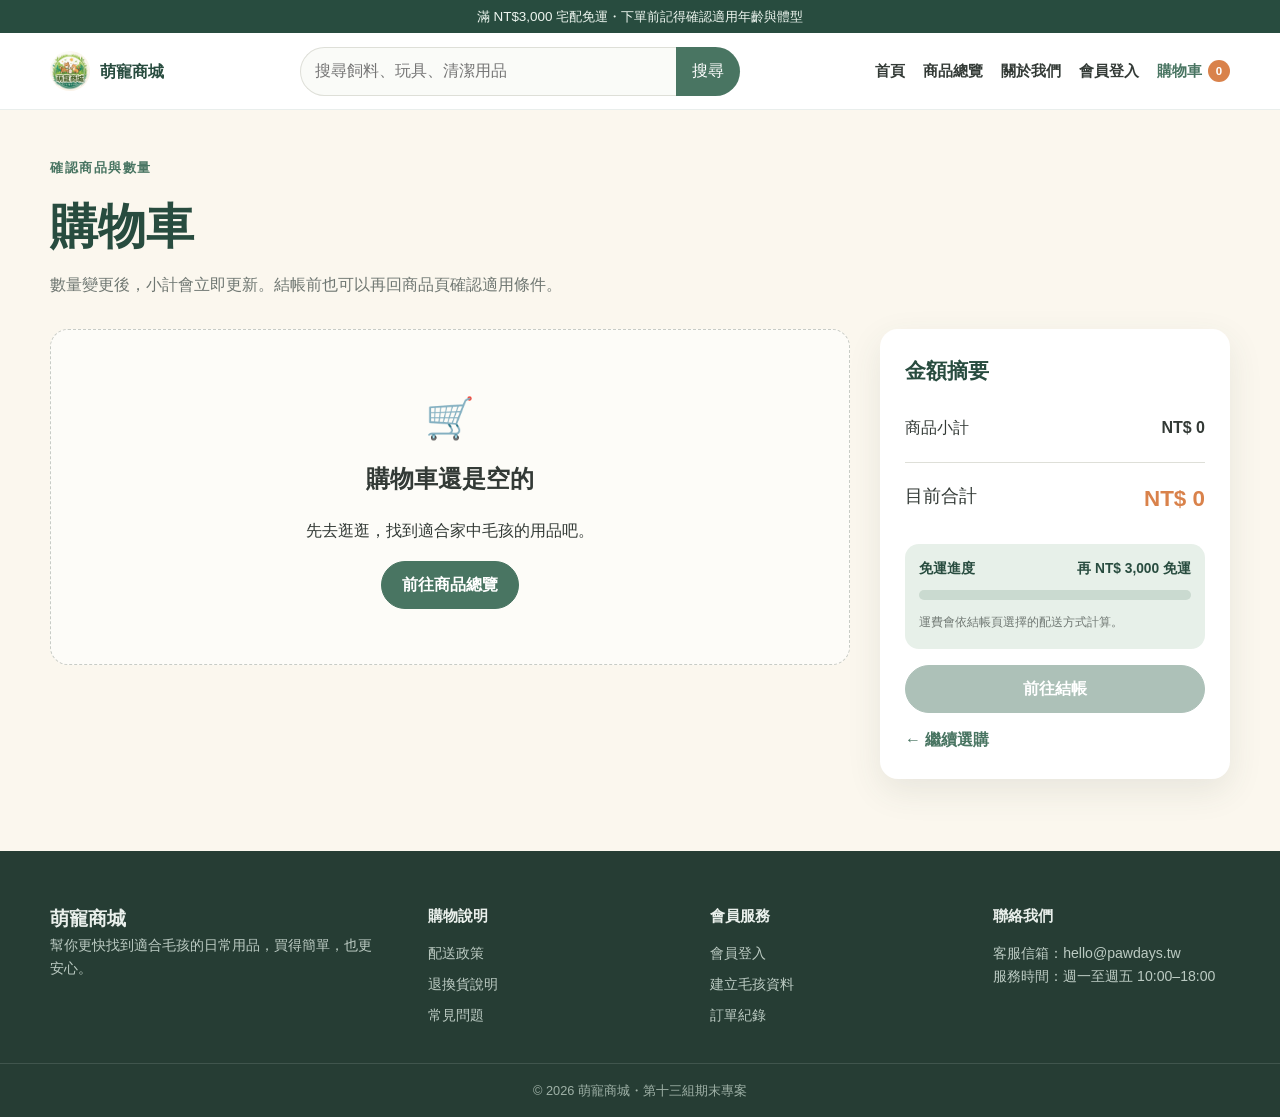
<file: cart.html>
<!DOCTYPE html>
<html lang="zh-Hant">
<head>
    <meta charset="UTF-8">
    <meta name="viewport" content="width=device-width, initial-scale=1.0">
    <title>購物車｜萌寵商城</title>
    <link rel="stylesheet" href="assets/css/style.css">
</head>
<body>
    <div class="top-note">滿 NT$3,000 宅配免運・下單前記得確認適用年齡與體型</div>
    <header class="site-header">
        <div class="container header-inner">
            <a class="brand" href="index.html"><img src="assets/images/logo.png" alt="爪" class="brand-logo"><span class="brand-copy">萌寵商城</span></a>
            <form class="global-search-form" role="search"><input type="search" placeholder="搜尋飼料、玩具、清潔用品" aria-label="搜尋商品"><button type="submit">搜尋</button></form>
            <button class="menu-toggle" type="button" aria-label="開啟導覽選單" aria-expanded="false">☰</button>
            <nav class="nav-links" aria-label="主要導覽">
                <a href="index.html">首頁</a><a href="products.html">商品總覽</a><a href="about.html">關於我們</a><a data-member-link href="login.html">會員登入</a><a class="cart-link active" href="cart.html">購物車 <span class="cart-count" data-cart-count>0</span></a>
            </nav>
        </div>
    </header>

    <main class="page-main">
        <div class="container">
            <div class="page-header"><span class="eyebrow">確認商品與數量</span><h1>購物車</h1><p>數量變更後，小計會立即更新。結帳前也可以再回商品頁確認適用條件。</p></div>
            <div class="cart-layout">
                <section class="cart-list" id="cart-items-container"></section>
                <aside class="summary-card">
                    <h2>金額摘要</h2>
                    <div class="summary-line"><span>商品小計</span><strong>NT$ <span id="cart-subtotal">0</span></strong></div>
                    <div class="summary-line total"><span>目前合計</span><strong>NT$ <span id="cart-total">0</span></strong></div>
                    <div class="shipping-progress" aria-label="免運進度">
                        <div class="shipping-progress-head">
                            <span>免運進度</span>
                            <strong id="shipping-progress-text">滿 NT$3,000 免運</strong>
                        </div>
                        <div class="shipping-progress-track"><span id="shipping-progress-bar"></span></div>
                        <small>運費會依結帳頁選擇的配送方式計算。</small>
                    </div>
                    <a class="btn btn-block" id="go-checkout" href="checkout.html">前往結帳</a>
                    <a class="text-link" href="products.html">← 繼續選購</a>
                </aside>
            </div>
        </div>
    </main>

    <footer class="site-footer">
        <div class="container footer-grid">
            <div><div class="footer-brand">萌寵商城</div><p>幫你更快找到適合毛孩的日常用品，買得簡單，也更安心。</p></div>
            <div><h3>購物說明</h3><div class="footer-links"><a href="about.html#shipping">配送政策</a><a href="about.html#returns">退換貨說明</a><a href="about.html#faq">常見問題</a></div></div>
            <div><h3>會員服務</h3><div class="footer-links"><a href="login.html">會員登入</a><a href="register.html">建立毛孩資料</a><a href="member.html">訂單紀錄</a></div></div>
            <div><h3>聯絡我們</h3><p>客服信箱：hello@pawdays.tw<br>服務時間：週一至週五 10:00–18:00</p></div>
        </div>
        <div class="footer-bottom">© 2026 萌寵商城・第十三組期末專案</div>
    </footer>
    <script src="assets/js/main.js"></script>
</body>
</html>
</file>
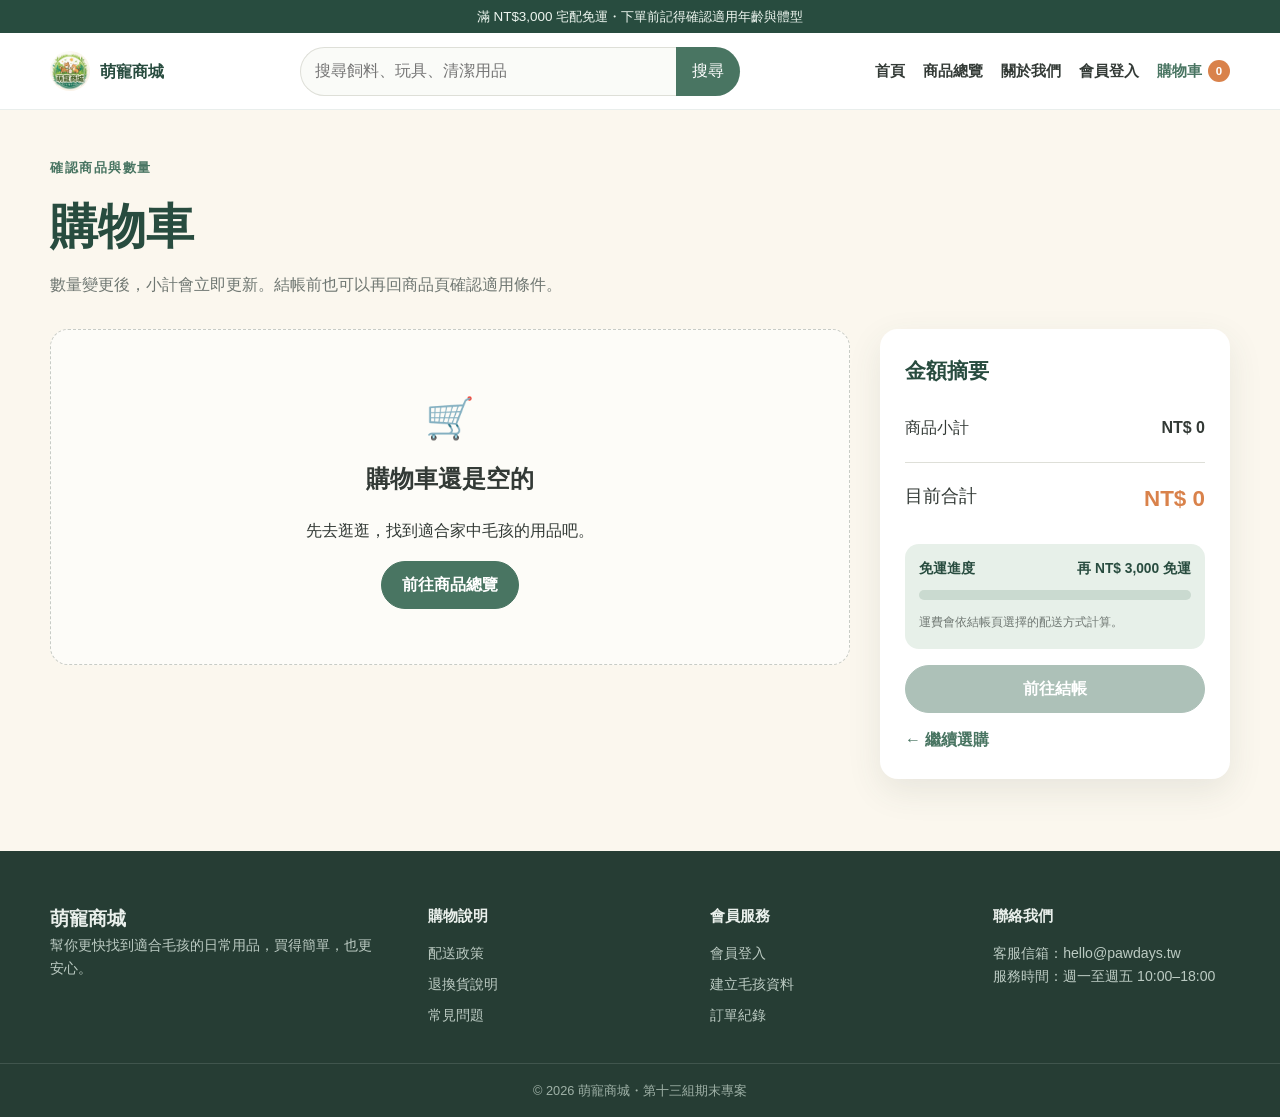
<file: checkout.html>
<!DOCTYPE html>
<html lang="zh-Hant">
<head>
    <meta charset="UTF-8">
    <meta name="viewport" content="width=device-width, initial-scale=1.0">
    <title>結帳｜萌寵商城</title>
    <link rel="stylesheet" href="assets/css/style.css">
</head>
<body>
    <div class="top-note">滿 NT$3,000 宅配免運・下單前記得確認適用年齡與體型</div>
    <header class="site-header">
        <div class="container header-inner">
            <a class="brand" href="index.html"><img src="assets/images/logo.png" alt="爪" class="brand-logo"><span class="brand-copy">萌寵商城</span></a>
            <form class="global-search-form" role="search"><input type="search" placeholder="搜尋飼料、玩具、清潔用品" aria-label="搜尋商品"><button type="submit">搜尋</button></form>
            <button class="menu-toggle" type="button" aria-label="開啟導覽選單" aria-expanded="false">☰</button>
            <nav class="nav-links" aria-label="主要導覽"><a href="index.html">首頁</a><a href="products.html">商品總覽</a><a href="about.html">關於我們</a><a data-member-link href="login.html">會員登入</a><a class="cart-link active" href="cart.html">購物車 <span class="cart-count" data-cart-count>0</span></a></nav>
        </div>
    </header>
    <main class="page-main">
        <div class="container">
            <div class="page-header"><span class="eyebrow">最後確認</span><h1>結帳資料</h1><p>送出訂單前請確認收件資料、配送方式與付款方式；本網站不會進行實際扣款。</p></div>
            <div class="checkout-layout">
                <form class="checkout-form-card" id="checkout-form">
                    <h2>收件資料</h2>
                    <div class="form-row">
                        <div class="form-group"><label for="receiver-name">收件人姓名</label><input id="receiver-name" type="text" required></div>
                        <div class="form-group"><label for="receiver-phone">電話</label><input id="receiver-phone" type="tel" required></div>
                    </div>
                    <div class="form-group"><label for="receiver-email">電子信箱</label><input id="receiver-email" type="email" required></div>
                    <div class="form-group"><label for="receiver-address">地址</label><input id="receiver-address" type="text" required></div>
                    <h2>配送與付款</h2>
                    <div class="form-row">
                        <div class="form-group"><label for="shipping-method">配送方式</label><select id="shipping-method"><option value="home">宅配（NT$100）</option><option value="store">超商取貨（NT$65）</option></select></div>
                        <div class="form-group"><label for="payment-method">付款方式</label><select id="payment-method"><option value="信用卡">信用卡</option><option value="貨到付款">貨到付款</option></select></div>
                    </div>
                    <div class="credit-fields" id="credit-card-fields">
                        <div class="form-group"><label for="card-number">信用卡號</label><input id="card-number" type="text" inputmode="numeric" placeholder="0000 0000 0000 0000" required></div>
                        <div class="form-row"><div class="form-group"><label for="card-expiry">有效期限</label><input id="card-expiry" type="text" placeholder="MM/YY" required></div><div class="form-group"><label for="card-cvc">安全碼</label><input id="card-cvc" type="text" inputmode="numeric" placeholder="CVC" required></div></div>
                    </div>
                    <button class="btn btn-block" type="submit">確認送出訂單</button>
                </form>
                <aside class="summary-card">
                    <h2>訂單摘要</h2>
                    <div id="checkout-items"></div>
                    <div class="summary-line"><span>商品小計</span><strong>NT$ <span id="checkout-subtotal">0</span></strong></div>
                    <div class="summary-line"><span>運費</span><strong>NT$ <span id="checkout-shipping">0</span></strong></div>
                    <div class="summary-line total"><span>總金額</span><strong>NT$ <span id="checkout-total">0</span></strong></div>
                </aside>
            </div>
        </div>
    </main>
    <footer class="site-footer">
        <div class="container footer-grid">
            <div><div class="footer-brand">萌寵商城</div><p>幫你更快找到適合毛孩的日常用品，買得簡單，也更安心。</p></div>
            <div><h3>購物說明</h3><div class="footer-links"><a href="about.html#shipping">配送政策</a><a href="about.html#returns">退換貨說明</a><a href="about.html#faq">常見問題</a></div></div>
            <div><h3>會員服務</h3><div class="footer-links"><a href="login.html">會員登入</a><a href="register.html">建立毛孩資料</a><a href="member.html">訂單紀錄</a></div></div>
            <div><h3>聯絡我們</h3><p>客服信箱：hello@pawdays.tw<br>服務時間：週一至週五 10:00–18:00</p></div>
        </div>
        <div class="footer-bottom">© 2026 萌寵商城・第十三組期末專案</div>
    </footer>
    <script src="assets/js/main.js"></script>
</body>
</html>
</file>
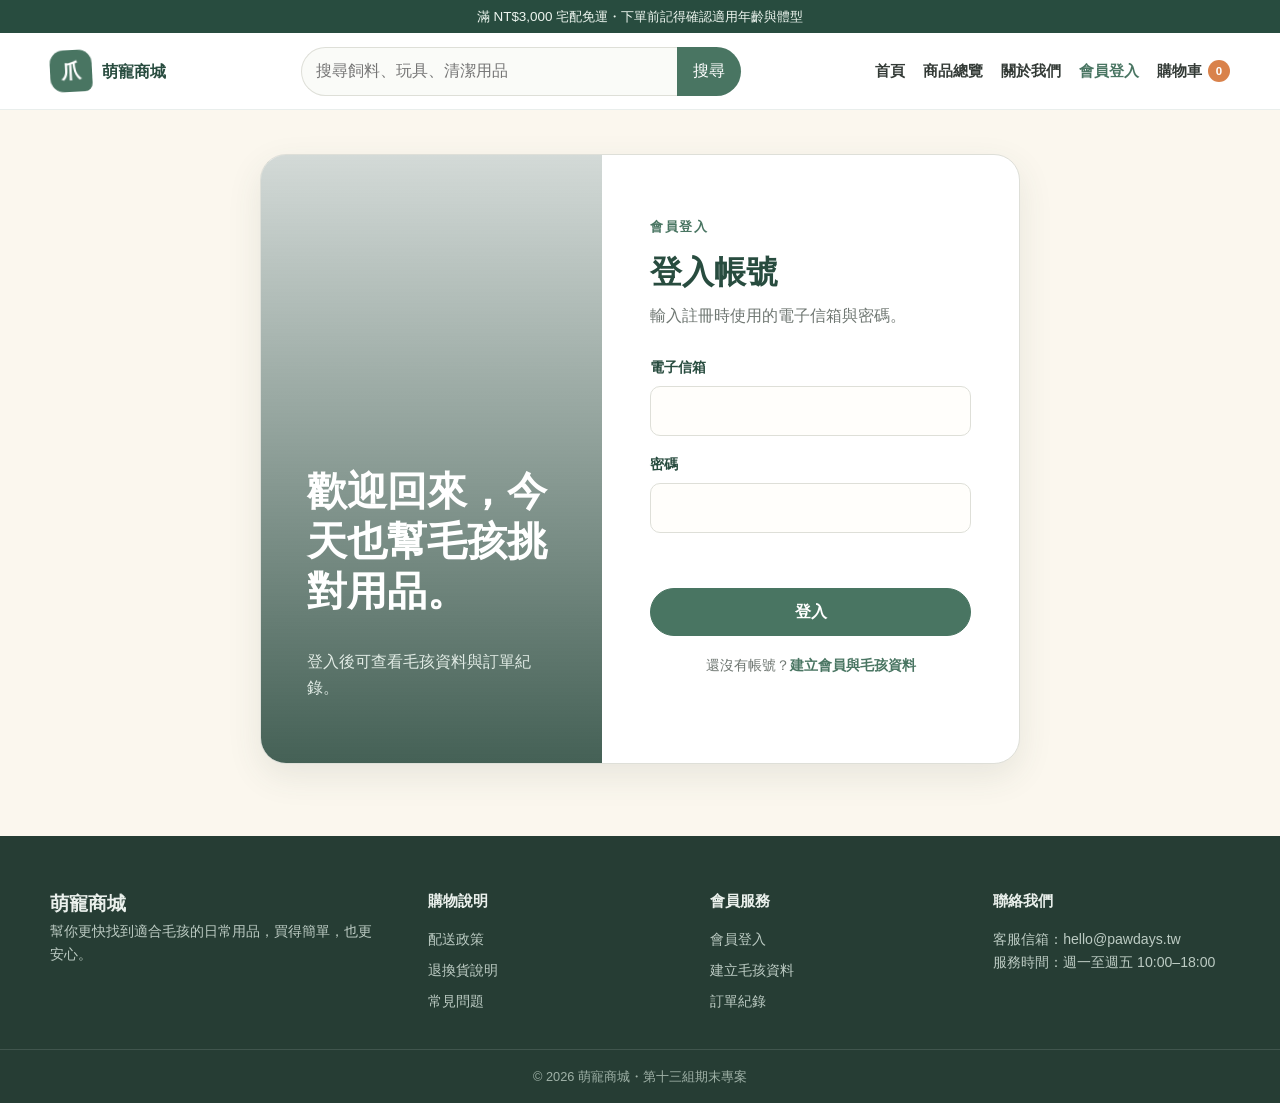
<file: login.html>
<!DOCTYPE html>
<html lang="zh-Hant">
<head>
    <meta charset="UTF-8">
    <meta name="viewport" content="width=device-width, initial-scale=1.0">
    <title>會員登入｜萌寵商城</title>
    <link rel="stylesheet" href="assets/css/style.css">
</head>
<body>
    <div class="top-note">滿 NT$3,000 宅配免運・下單前記得確認適用年齡與體型</div>
    <header class="site-header">
        <div class="container header-inner">
            <a class="brand" href="index.html"><span class="brand-mark">爪</span><span class="brand-copy">萌寵商城</span></a>
            <form class="global-search-form" role="search"><input type="search" placeholder="搜尋飼料、玩具、清潔用品" aria-label="搜尋商品"><button type="submit">搜尋</button></form>
            <button class="menu-toggle" type="button" aria-label="開啟導覽選單" aria-expanded="false">☰</button>
            <nav class="nav-links" aria-label="主要導覽"><a href="index.html">首頁</a><a href="products.html">商品總覽</a><a href="about.html">關於我們</a><a class="active" data-member-link href="login.html">會員登入</a><a class="cart-link" href="cart.html">購物車 <span class="cart-count" data-cart-count>0</span></a></nav>
        </div>
    </header>
    <main class="page-main">
        <div class="narrow-container form-shell auth-layout">
            <section class="auth-side"><h1>歡迎回來，今天也幫毛孩挑對用品。</h1><p>登入後可查看毛孩資料與訂單紀錄。</p></section>
            <section class="auth-form">
                <span class="eyebrow">會員登入</span><h2>登入帳號</h2><p>輸入註冊時使用的電子信箱與密碼。</p>
                <form id="login-form">
                    <div class="form-group"><label for="login-email">電子信箱</label><input id="login-email" type="email" autocomplete="email" required></div>
                    <div class="form-group"><label for="login-password">密碼</label><input id="login-password" type="password" autocomplete="current-password" required></div>
                    <p class="form-message" id="login-message"></p>
                    <button class="btn btn-block" type="submit">登入</button>
                </form>
                <p class="auth-switch">還沒有帳號？<a class="text-link" href="register.html">建立會員與毛孩資料</a></p>
            </section>
        </div>
    </main>
    <footer class="site-footer">
        <div class="container footer-grid">
            <div><div class="footer-brand">萌寵商城</div><p>幫你更快找到適合毛孩的日常用品，買得簡單，也更安心。</p></div>
            <div><h3>購物說明</h3><div class="footer-links"><a href="about.html#shipping">配送政策</a><a href="about.html#returns">退換貨說明</a><a href="about.html#faq">常見問題</a></div></div>
            <div><h3>會員服務</h3><div class="footer-links"><a href="login.html">會員登入</a><a href="register.html">建立毛孩資料</a><a href="member.html">訂單紀錄</a></div></div>
            <div><h3>聯絡我們</h3><p>客服信箱：hello@pawdays.tw<br>服務時間：週一至週五 10:00–18:00</p></div>
        </div>
        <div class="footer-bottom">© 2026 萌寵商城・第十三組期末專案</div>
    </footer>
    <script src="assets/js/main.js"></script>
    <script src="assets/js/member.js"></script>
</body>
</html>
</file>
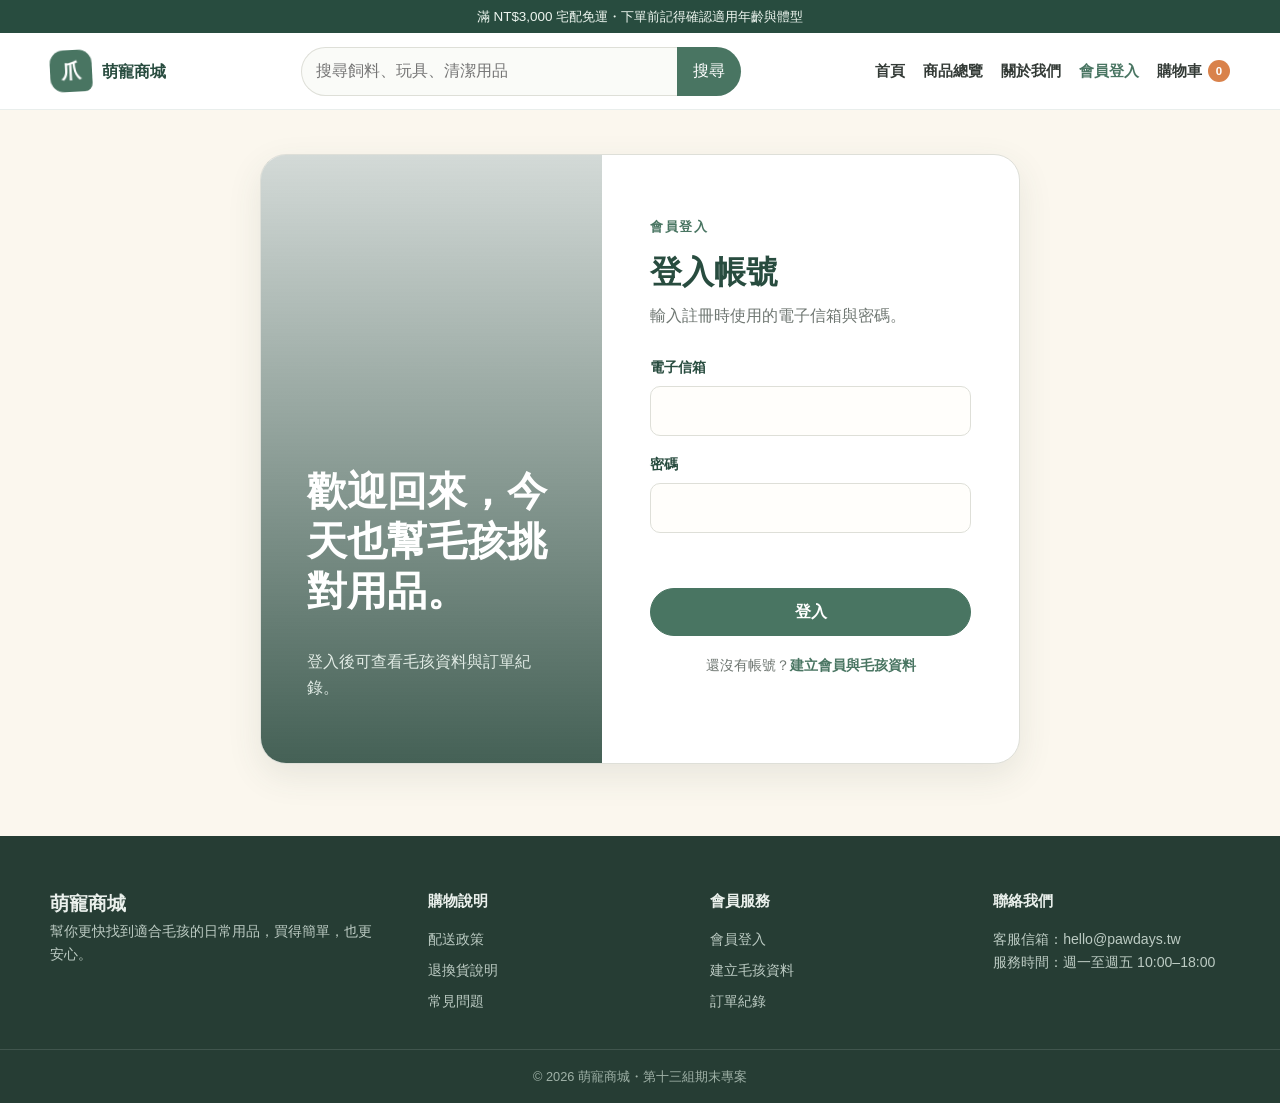
<file: member.html>
<!DOCTYPE html>
<html lang="zh-Hant">
<head>
    <meta charset="UTF-8">
    <meta name="viewport" content="width=device-width, initial-scale=1.0">
    <title>會員中心｜萌寵商城</title>
    <link rel="stylesheet" href="assets/css/style.css">
</head>
<body>
    <div class="top-note">滿 NT$3,000 宅配免運・下單前記得確認適用年齡與體型</div>
    <header class="site-header">
        <div class="container header-inner">
            <a class="brand" href="index.html"><img src="assets/images/logo.png" alt="爪" class="brand-logo"><span class="brand-copy">萌寵商城</span></a>
            <form class="global-search-form" role="search"><input type="search" placeholder="搜尋飼料、玩具、清潔用品" aria-label="搜尋商品"><button type="submit">搜尋</button></form>
            <button class="menu-toggle" type="button" aria-label="開啟導覽選單" aria-expanded="false">☰</button>
            <nav class="nav-links" aria-label="主要導覽">
                <a href="index.html">首頁</a><a href="products.html">商品總覽</a><a href="about.html">關於我們</a><a class="active" data-member-link href="member.html">會員中心</a><a class="cart-link" href="cart.html">購物車 <span class="cart-count" data-cart-count>0</span></a>
            </nav>
        </div>
    </header>

    <main class="page-main" id="member-dashboard">
        <div class="container">
            <section class="member-hero">
                <div><span class="eyebrow">會員中心</span><h1>您好，<span id="member-name"></span></h1><p id="member-email"></p></div>
                <button class="btn btn-secondary" id="logout-button" type="button">登出</button>
            </section>
            <div class="member-grid">
                <section class="member-card">
                    <h2>我的寵物資料</h2>
                    <form id="pet-edit-form">
                        <div class="form-row">
                            <div class="form-group"><label for="edit-pet-type">寵物種類</label><select id="edit-pet-type" required><option value="狗">狗</option><option value="貓">貓</option><option value="倉鼠">倉鼠</option><option value="兔子">兔子</option></select></div>
                            <div class="form-group"><label for="edit-pet-breed">品種</label><input id="edit-pet-breed" type="text" placeholder="例如：米克斯"></div>
                        </div>
                        <div class="form-row">
                            <div class="form-group"><label for="edit-pet-age">年齡階段</label><select id="edit-pet-age" required><option value="幼年">幼年</option><option value="成年">成年</option><option value="高齡">高齡</option></select></div>
                            <div class="form-group"><label for="edit-pet-size">體型</label><select id="edit-pet-size" required><option value="小型">小型</option><option value="中型">中型</option><option value="大型">大型</option></select></div>
                        </div>
                        <div class="form-group">
                            <span class="form-label">健康需求</span>
                            <div class="checkbox-grid">
                                <label class="check-chip"><input type="checkbox" name="edit-health" value="腸胃敏感"><span>腸胃敏感</span></label>
                                <label class="check-chip"><input type="checkbox" name="edit-health" value="皮毛保養"><span>皮毛保養</span></label>
                                <label class="check-chip"><input type="checkbox" name="edit-health" value="關節保養"><span>關節保養</span></label>
                                <label class="check-chip"><input type="checkbox" name="edit-health" value="體重管理"><span>體重管理</span></label>
                            </div>
                        </div>
                        <div class="form-group"><label for="edit-allergy">過敏資訊</label><input id="edit-allergy" type="text" placeholder="例如：雞肉、魚類；沒有可留空"></div>
                        <p class="form-message" id="pet-edit-message"></p>
                        <button class="btn" type="submit">儲存資料</button>
                    </form>
                </section>
                <section class="member-card">
                    <h2>最近訂單</h2>
                    <div id="member-order-list"></div>
                </section>
                <section class="member-card">
                    <h2>我的評價紀錄</h2>
                    <div id="member-review-list"></div>
                </section>
            </div>
        </div>
    </main>

    <footer class="site-footer">
        <div class="container footer-grid">
            <div><div class="footer-brand">萌寵商城</div><p>幫你更快找到適合毛孩的日常用品，買得簡單，也更安心。</p></div>
            <div><h3>購物說明</h3><div class="footer-links"><a href="about.html#shipping">配送政策</a><a href="about.html#returns">退換貨說明</a><a href="about.html#faq">常見問題</a></div></div>
            <div><h3>會員服務</h3><div class="footer-links"><a href="login.html">會員登入</a><a href="register.html">建立毛孩資料</a><a href="member.html">訂單紀錄</a></div></div>
            <div><h3>聯絡我們</h3><p>客服信箱：hello@pawdays.tw<br>服務時間：週一至週五 10:00–18:00</p></div>
        </div>
        <div class="footer-bottom">© 2026 萌寵商城・第十三組期末專案</div>
    </footer>
    <script src="assets/js/main.js"></script>
    <script src="assets/js/member.js"></script>
</body>
</html>
</file>
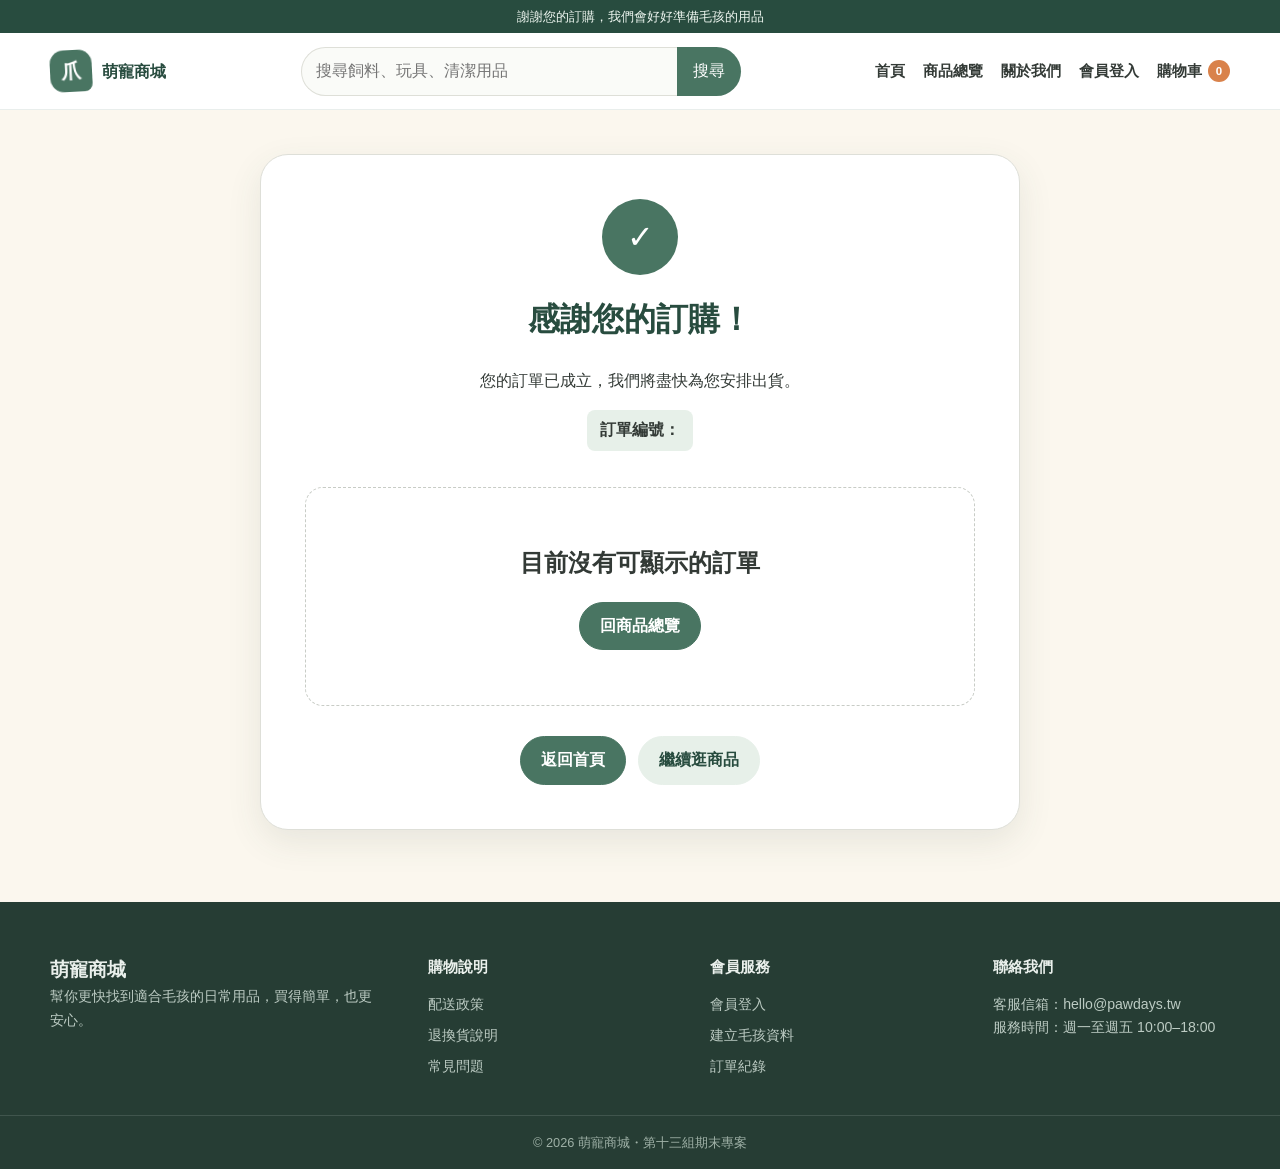
<file: order-success.html>
<!DOCTYPE html>
<html lang="zh-Hant">
<head>
    <meta charset="UTF-8">
    <meta name="viewport" content="width=device-width, initial-scale=1.0">
    <title>訂單成立｜萌寵商城</title>
    <link rel="stylesheet" href="assets/css/style.css">
</head>
<body>
    <div class="top-note">謝謝您的訂購，我們會好好準備毛孩的用品</div>
    <header class="site-header">
        <div class="container header-inner">
            <a class="brand" href="index.html"><span class="brand-mark">爪</span><span class="brand-copy">萌寵商城</span></a>
            <form class="global-search-form" role="search"><input type="search" placeholder="搜尋飼料、玩具、清潔用品" aria-label="搜尋商品"><button type="submit">搜尋</button></form>
            <button class="menu-toggle" type="button" aria-label="開啟導覽選單" aria-expanded="false">☰</button>
            <nav class="nav-links" aria-label="主要導覽"><a href="index.html">首頁</a><a href="products.html">商品總覽</a><a href="about.html">關於我們</a><a data-member-link href="login.html">會員登入</a><a class="cart-link" href="cart.html">購物車 <span class="cart-count" data-cart-count>0</span></a></nav>
        </div>
    </header>
    <main class="page-main">
        <div class="narrow-container success-card">
            <div class="success-heading">
                <div class="success-icon">✓</div>
                <h1>感謝您的訂購！</h1>
                <p>您的訂單已成立，我們將盡快為您安排出貨。</p>
                <span class="order-number">訂單編號：<span id="success-order-id"></span></span>
            </div>
            <div id="order-success-detail"></div>
            <div class="success-actions"><a class="btn" href="index.html">返回首頁</a><a class="btn btn-secondary" href="products.html">繼續逛商品</a></div>
        </div>
    </main>
    <footer class="site-footer">
        <div class="container footer-grid">
            <div><div class="footer-brand">萌寵商城</div><p>幫你更快找到適合毛孩的日常用品，買得簡單，也更安心。</p></div>
            <div><h3>購物說明</h3><div class="footer-links"><a href="about.html#shipping">配送政策</a><a href="about.html#returns">退換貨說明</a><a href="about.html#faq">常見問題</a></div></div>
            <div><h3>會員服務</h3><div class="footer-links"><a href="login.html">會員登入</a><a href="register.html">建立毛孩資料</a><a href="member.html">訂單紀錄</a></div></div>
            <div><h3>聯絡我們</h3><p>客服信箱：hello@pawdays.tw<br>服務時間：週一至週五 10:00–18:00</p></div>
        </div>
        <div class="footer-bottom">© 2026 萌寵商城・第十三組期末專案</div>
    </footer>
    <script src="assets/js/main.js"></script>
</body>
</html>
</file>
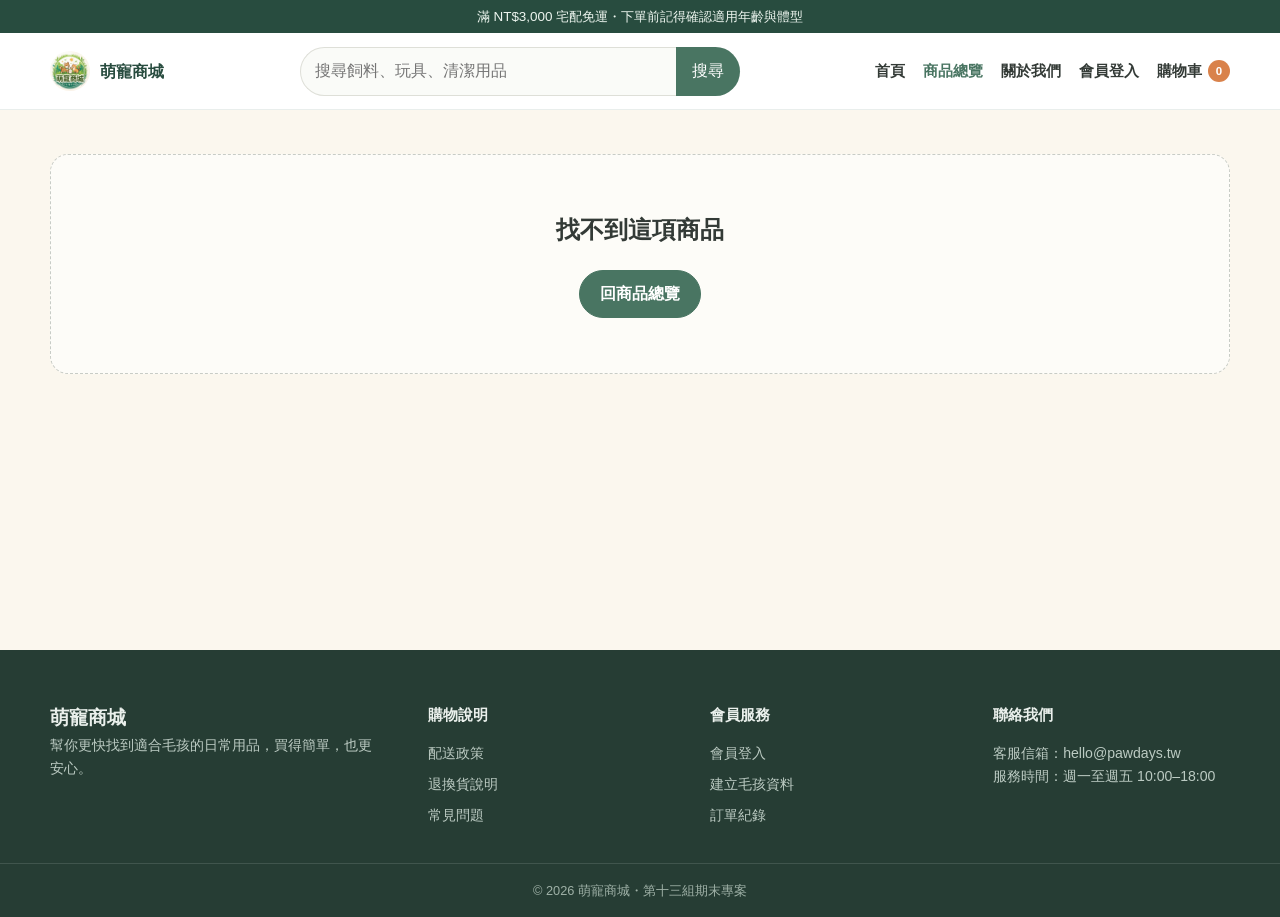
<file: product.html>
<!DOCTYPE html>
<html lang="zh-Hant">
<head>
    <meta charset="UTF-8">
    <meta name="viewport" content="width=device-width, initial-scale=1.0">
    <title>商品詳細｜萌寵商城</title>
    <link rel="stylesheet" href="assets/css/style.css">
</head>
<body>
    <div class="top-note">滿 NT$3,000 宅配免運・下單前記得確認適用年齡與體型</div>
    <header class="site-header">
        <div class="container header-inner">
            <a class="brand" href="index.html"><img src="assets/images/logo.png" alt="爪" class="brand-logo"><span class="brand-copy">萌寵商城</span></a>
            <form class="global-search-form" role="search"><input type="search" placeholder="搜尋飼料、玩具、清潔用品" aria-label="搜尋商品"><button type="submit">搜尋</button></form>
            <button class="menu-toggle" type="button" aria-label="開啟導覽選單" aria-expanded="false">☰</button>
            <nav class="nav-links" aria-label="主要導覽"><a href="index.html">首頁</a><a class="active" href="products.html">商品總覽</a><a href="about.html">關於我們</a><a data-member-link href="login.html">會員登入</a><a class="cart-link" href="cart.html">購物車 <span class="cart-count" data-cart-count>0</span></a></nav>
        </div>
    </header>
    <main class="page-main"><div class="container" id="product-detail"></div></main>
    <footer class="site-footer">
        <div class="container footer-grid">
            <div><div class="footer-brand">萌寵商城</div><p>幫你更快找到適合毛孩的日常用品，買得簡單，也更安心。</p></div>
            <div><h3>購物說明</h3><div class="footer-links"><a href="about.html#shipping">配送政策</a><a href="about.html#returns">退換貨說明</a><a href="about.html#faq">常見問題</a></div></div>
            <div><h3>會員服務</h3><div class="footer-links"><a href="login.html">會員登入</a><a href="register.html">建立毛孩資料</a><a href="member.html">訂單紀錄</a></div></div>
            <div><h3>聯絡我們</h3><p>客服信箱：hello@pawdays.tw<br>服務時間：週一至週五 10:00–18:00</p></div>
        </div>
        <div class="footer-bottom">© 2026 萌寵商城・第十三組期末專案</div>
    </footer>
    <script src="assets/js/main.js"></script>
</body>
</html>
</file>
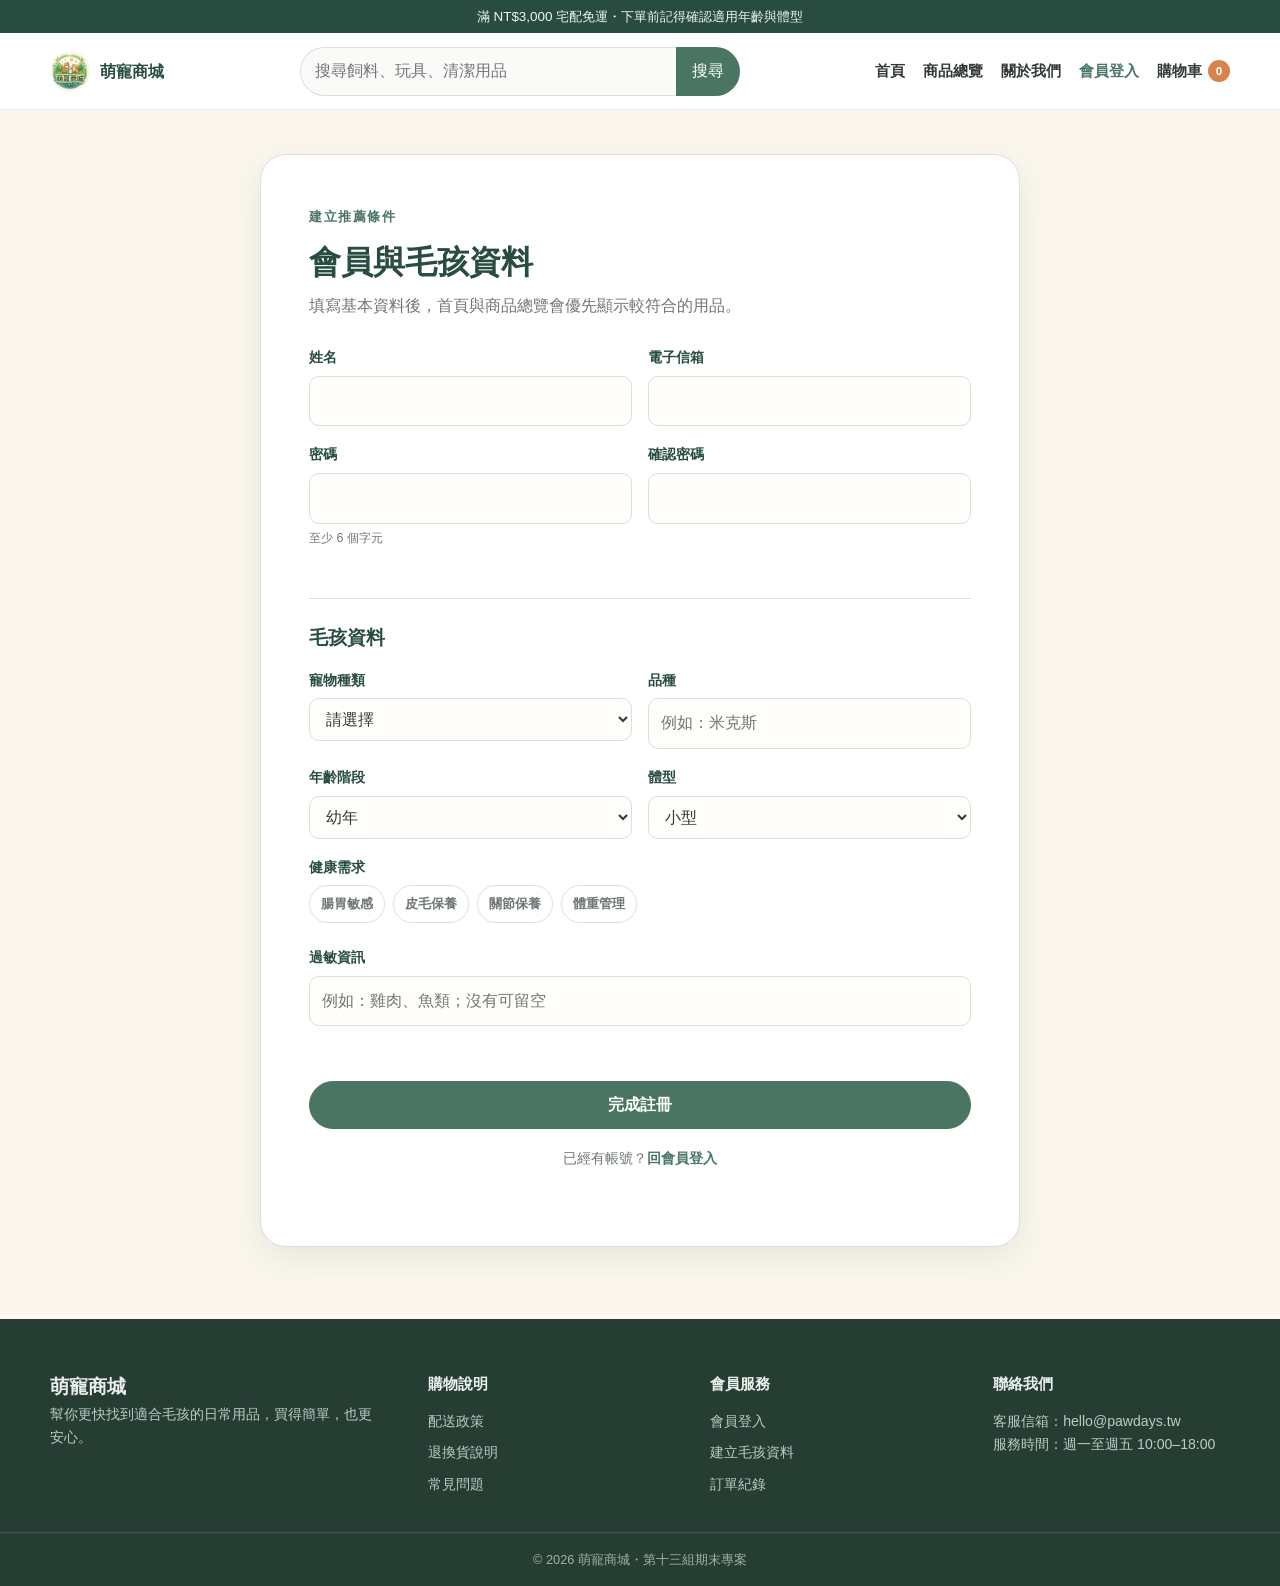
<file: register.html>
<!DOCTYPE html>
<html lang="zh-Hant">
<head>
    <meta charset="UTF-8">
    <meta name="viewport" content="width=device-width, initial-scale=1.0">
    <title>會員註冊｜萌寵商城</title>
    <link rel="stylesheet" href="assets/css/style.css">
</head>
<body>
    <div class="top-note">滿 NT$3,000 宅配免運・下單前記得確認適用年齡與體型</div>
    <header class="site-header">
        <div class="container header-inner">
            <a class="brand" href="index.html"><img src="assets/images/logo.png" alt="爪" class="brand-logo"><span class="brand-copy">萌寵商城</span></a>
            <form class="global-search-form" role="search"><input type="search" placeholder="搜尋飼料、玩具、清潔用品" aria-label="搜尋商品"><button type="submit">搜尋</button></form>
            <button class="menu-toggle" type="button" aria-label="開啟導覽選單" aria-expanded="false">☰</button>
            <nav class="nav-links" aria-label="主要導覽"><a href="index.html">首頁</a><a href="products.html">商品總覽</a><a href="about.html">關於我們</a><a class="active" data-member-link href="login.html">會員登入</a><a class="cart-link" href="cart.html">購物車 <span class="cart-count" data-cart-count>0</span></a></nav>
        </div>
    </header>
    <main class="page-main">
        <div class="narrow-container form-shell">
            <section class="auth-form">
                <span class="eyebrow">建立推薦條件</span><h2>會員與毛孩資料</h2><p>填寫基本資料後，首頁與商品總覽會優先顯示較符合的用品。</p>
                <form id="register-form">
                    <div class="form-row">
                        <div class="form-group"><label for="register-name">姓名</label><input id="register-name" type="text" required></div>
                        <div class="form-group"><label for="register-email">電子信箱</label><input id="register-email" type="email" required></div>
                    </div>
                    <div class="form-row">
                        <div class="form-group"><label for="register-password">密碼</label><input id="register-password" type="password" minlength="6" required><small class="form-help">至少 6 個字元</small></div>
                        <div class="form-group"><label for="register-password-confirm">確認密碼</label><input id="register-password-confirm" type="password" minlength="6" required></div>
                    </div>
                    <h3 class="form-section-title">毛孩資料</h3>
                    <div class="form-row">
                        <div class="form-group"><label for="register-pet-type">寵物種類</label><select id="register-pet-type" required><option value="">請選擇</option><option value="狗">狗</option><option value="貓">貓</option><option value="倉鼠">倉鼠</option><option value="兔子">兔子</option></select></div>
                        <div class="form-group"><label for="register-pet-breed">品種</label><input id="register-pet-breed" type="text" placeholder="例如：米克斯"></div>
                    </div>
                    <div class="form-row">
                        <div class="form-group"><label for="register-pet-age">年齡階段</label><select id="register-pet-age" required><option value="幼年">幼年</option><option value="成年">成年</option><option value="高齡">高齡</option></select></div>
                        <div class="form-group"><label for="register-pet-size">體型</label><select id="register-pet-size" required><option value="小型">小型</option><option value="中型">中型</option><option value="大型">大型</option></select></div>
                    </div>
                    <div class="form-group">
                        <span class="form-label">健康需求</span>
                        <div class="checkbox-grid">
                            <label class="check-chip"><input type="checkbox" name="health" value="腸胃敏感"><span>腸胃敏感</span></label>
                            <label class="check-chip"><input type="checkbox" name="health" value="皮毛保養"><span>皮毛保養</span></label>
                            <label class="check-chip"><input type="checkbox" name="health" value="關節保養"><span>關節保養</span></label>
                            <label class="check-chip"><input type="checkbox" name="health" value="體重管理"><span>體重管理</span></label>
                        </div>
                    </div>
                    <div class="form-group"><label for="register-allergy">過敏資訊</label><input id="register-allergy" type="text" placeholder="例如：雞肉、魚類；沒有可留空"></div>
                    <p class="form-message" id="register-message"></p>
                    <button class="btn btn-block" type="submit">完成註冊</button>
                </form>
                <p class="auth-switch">已經有帳號？<a class="text-link" href="login.html">回會員登入</a></p>
            </section>
        </div>
    </main>
    <footer class="site-footer">
        <div class="container footer-grid">
            <div><div class="footer-brand">萌寵商城</div><p>幫你更快找到適合毛孩的日常用品，買得簡單，也更安心。</p></div>
            <div><h3>購物說明</h3><div class="footer-links"><a href="about.html#shipping">配送政策</a><a href="about.html#returns">退換貨說明</a><a href="about.html#faq">常見問題</a></div></div>
            <div><h3>會員服務</h3><div class="footer-links"><a href="login.html">會員登入</a><a href="register.html">建立毛孩資料</a><a href="member.html">訂單紀錄</a></div></div>
            <div><h3>聯絡我們</h3><p>客服信箱：hello@pawdays.tw<br>服務時間：週一至週五 10:00–18:00</p></div>
        </div>
        <div class="footer-bottom">© 2026 萌寵商城・第十三組期末專案</div>
    </footer>
    <script src="assets/js/main.js"></script>
    <script src="assets/js/member.js"></script>
</body>
</html>
</file>
<file: assets/css/style.css>
:root {
    --green-900: #284c3f;
    --green-700: #497562;
    --green-500: #78a78c;
    --green-100: #e7f0e9;
    --cream: #fbf7ee;
    --beige: #efe5d2;
    --brown: #7a5c45;
    --orange: #d9824b;
    --red: #b9594d;
    --ink: #333a36;
    --muted: #6f7772;
    --white: #ffffff;
    --border: #dedfd8;
    --shadow: 0 12px 34px rgba(61, 81, 70, 0.1);
    --radius: 18px;
}

* { box-sizing: border-box; }
html { scroll-behavior: smooth; }
body {
    display: flex;
    min-height: 100vh;
    flex-direction: column;
    margin: 0;
    color: var(--ink);
    background: var(--cream);
    font-family: "Noto Sans TC", "PingFang TC", "Microsoft JhengHei", sans-serif;
    line-height: 1.65;
}
main { flex: 1 0 auto; }
img { display: block; max-width: 100%; }
a { color: inherit; text-decoration: none; }
button, input, select, textarea { font: inherit; }
button { cursor: pointer; }
h1, h2, h3, p { margin-top: 0; }

.container { width: min(1180px, calc(100% - 40px)); margin-inline: auto; }
.narrow-container { width: min(760px, calc(100% - 40px)); margin-inline: auto; }
.page-main { min-height: 60vh; padding-block: 44px 72px; }
.page-header { margin-bottom: 30px; }
.page-header h1 { margin-bottom: 6px; font-size: clamp(2rem, 4vw, 3rem); color: var(--green-900); }
.page-header p { color: var(--muted); }
.eyebrow {
    display: inline-block;
    margin-bottom: 8px;
    color: var(--green-700);
    font-size: 0.82rem;
    font-weight: 800;
    letter-spacing: 0.12em;
}
.lead { color: #515954; font-size: 1.05rem; }
.full-span { grid-column: 1 / -1; }

.top-note {
    position: relative;
    z-index: 101;
    display: block;
    padding: 7px 20px;
    color: #eef6f0;
    background: var(--green-900);
    text-align: center;
    font-size: 0.84rem;
    line-height: 1.45;
    overflow-wrap: anywhere;
}
.site-header {
    position: sticky;
    z-index: 100;
    top: 0;
    border-bottom: 1px solid rgba(73, 117, 98, 0.12);
    background: rgba(255, 255, 255, 0.96);
    backdrop-filter: blur(12px);
}
.header-inner {
    display: grid;
    grid-template-columns: auto minmax(220px, 1fr) auto;
    gap: 28px;
    align-items: center;
    min-height: 76px;
}
.brand { display: flex; gap: 10px; align-items: center; color: var(--green-900); font-weight: 900; }
.brand-mark {
    display: grid;
    width: 42px;
    height: 42px;
    place-items: center;
    border-radius: 14px 14px 8px;
    color: var(--white);
    background: var(--green-700);
    font-size: 1.25rem;
    transform: rotate(-3deg);
}
.brand-logo {
  width: 40px;
  height: 40px;
  border-radius: 50%; 
  object-fit: cover;
}
.brand-copy { line-height: 1.1; }
.brand-copy small { display: block; margin-top: 4px; color: var(--muted); font-size: 0.63rem; font-weight: 500; letter-spacing: 0.08em; }
.global-search-form { display: flex; max-width: 440px; justify-self: center; width: 100%; }
.global-search-form input {
    min-width: 0;
    flex: 1;
    padding: 10px 14px;
    border: 1px solid var(--border);
    border-right: 0;
    border-radius: 999px 0 0 999px;
    background: #fafbf8;
    outline: none;
}
.global-search-form input:focus { border-color: var(--green-500); box-shadow: inset 0 0 0 1px var(--green-500); }
.global-search-form button {
    padding: 10px 16px;
    border: 0;
    border-radius: 0 999px 999px 0;
    color: var(--white);
    background: var(--green-700);
}
.nav-links { display: flex; gap: 18px; align-items: center; white-space: nowrap; font-size: 0.93rem; font-weight: 700; }
.nav-links a { padding-block: 8px; }
.nav-links a:hover, .nav-links a.active { color: var(--green-700); }
.cart-link { display: inline-flex; gap: 6px; align-items: center; }
.cart-count {
    display: grid;
    min-width: 22px;
    height: 22px;
    padding-inline: 5px;
    place-items: center;
    border-radius: 99px;
    color: var(--white);
    background: var(--orange);
    font-size: 0.72rem;
}
.menu-toggle {
    display: none;
    width: 42px;
    height: 42px;
    border: 1px solid var(--border);
    border-radius: 12px;
    color: var(--green-900);
    background: var(--white);
}

.site-footer { color: #eaf0ec; background: #263d34; }
.footer-grid { display: grid; grid-template-columns: 1.4fr repeat(3, 1fr); gap: 46px; padding-block: 52px 36px; }
.footer-brand { font-size: 1.2rem; font-weight: 900; }
.footer-grid h3 { margin-bottom: 14px; font-size: 0.95rem; }
.footer-grid p, .footer-grid a { color: #bccbc3; font-size: 0.88rem; }
.footer-links { display: grid; gap: 8px; }
.footer-links a:hover { color: var(--white); }
.footer-bottom { padding: 16px 0; border-top: 1px solid rgba(255,255,255,0.12); color: #9fb1a7; text-align: center; font-size: 0.8rem; }

.btn {
    display: inline-flex;
    min-height: 44px;
    padding: 10px 20px;
    align-items: center;
    justify-content: center;
    border: 1px solid var(--green-700);
    border-radius: 999px;
    color: var(--white);
    background: var(--green-700);
    font-weight: 800;
    transition: transform 0.18s ease, background 0.18s ease;
}
.btn:hover { background: var(--green-900); transform: translateY(-1px); }
.btn-secondary { color: var(--green-900); background: var(--green-100); border-color: var(--green-100); }
.btn-secondary:hover { color: var(--white); }
.btn-outline { color: var(--green-900); background: transparent; }
.btn-small { min-height: 38px; padding: 7px 14px; font-size: 0.85rem; }
.btn-block { width: 100%; }
.btn.is-disabled { opacity: 0.45; pointer-events: none; }
.text-link { color: var(--green-700); font-weight: 800; }
.text-button { padding: 4px; border: 0; color: var(--green-700); background: none; font-weight: 700; }
.text-button.danger { color: var(--red); }

.hero { position: relative; overflow: hidden; padding-block: 70px; background: var(--beige); }
.hero::after {
    position: absolute;
    right: -120px;
    bottom: -160px;
    width: 420px;
    height: 420px;
    border-radius: 50%;
    background: rgba(255,255,255,0.36);
    content: "";
}
.hero-grid { display: grid; grid-template-columns: 1.02fr 0.98fr; gap: 56px; align-items: center; }
.hero-copy { position: relative; z-index: 1; }
.hero-copy h1 { max-width: 640px; margin-bottom: 18px; color: var(--green-900); font-size: clamp(2.6rem, 5.8vw, 5rem); line-height: 1.12; letter-spacing: -0.04em; }
.hero-copy p { max-width: 540px; color: #5e645f; font-size: 1.08rem; }
.hero-actions { display: flex; gap: 12px; margin-top: 28px; flex-wrap: wrap; }
.hero-visual { position: relative; z-index: 1; min-height: 440px; }
.hero-visual img { width: 88%; height: 410px; margin-left: auto; border-radius: 42% 42% 18% 18%; object-fit: cover; box-shadow: var(--shadow); }
.hero-note {
    position: absolute;
    bottom: 20px;
    left: 0;
    max-width: 230px;
    padding: 18px;
    border-radius: 18px;
    background: var(--white);
    box-shadow: var(--shadow);
}
.hero-note strong { display: block; color: var(--green-900); }
.hero-note span { color: var(--muted); font-size: 0.84rem; }

.promo-carousel {
    position: relative;
    overflow: hidden;
    height: 330px;
    border-radius: 28px;
    background: var(--green-900);
    box-shadow: var(--shadow);
}
.promo-slide {
    display: grid;
    grid-template-columns: 0.9fr 1.1fr;
    height: 100%;
    color: var(--white);
}
.promo-image { overflow: hidden; background: #1f372f; }
.promo-image img { width: 100%; height: 100%; object-fit: cover; }
.promo-copy {
    display: flex;
    padding: 42px;
    flex-direction: column;
    justify-content: center;
}
.promo-copy .eyebrow { color: #cde0d5; }
.promo-copy h3 { margin-bottom: 12px; font-size: clamp(1.8rem, 3vw, 2.7rem); line-height: 1.18; }
.promo-copy p {
    display: -webkit-box;
    max-width: 560px;
    overflow: hidden;
    color: #dce8e1;
    -webkit-box-orient: vertical;
    -webkit-line-clamp: 2;
}
.promo-copy strong { margin-top: 16px; color: #ffd7a4; font-size: 1.5rem; }
.promo-dots {
    position: absolute;
    right: 24px;
    bottom: 20px;
    display: flex;
    gap: 8px;
}
.promo-dots button {
    width: 11px;
    height: 11px;
    padding: 0;
    border: 0;
    border-radius: 50%;
    background: rgba(255,255,255,0.45);
}
.promo-dots button.active { width: 28px; border-radius: 99px; background: var(--white); }

.home-section { padding-block: 72px; }
.home-section.alt { background: #f2ede3; }
.section-heading { display: flex; gap: 24px; align-items: end; justify-content: space-between; margin-bottom: 28px; }
.section-heading h2 { margin-bottom: 0; color: var(--green-900); font-size: clamp(1.65rem, 3vw, 2.35rem); }
.section-heading p { max-width: 520px; margin-bottom: 2px; color: var(--muted); }
.pet-panel {
    display: grid;
    grid-template-columns: 130px 1fr;
    gap: 30px;
    align-items: center;
    padding: 32px;
    border: 1px solid #d6dfd7;
    border-radius: 28px;
    background: linear-gradient(135deg, #ffffff, #e9f0e9);
    box-shadow: var(--shadow);
}
.pet-avatar {
    display: grid;
    width: 130px;
    height: 130px;
    place-items: center;
    border-radius: 42% 58% 50% 46%;
    background: var(--beige);
    font-size: 3.5rem;
}
.pet-panel h2 { margin-bottom: 7px; color: var(--green-900); }
.pet-panel p { color: var(--muted); }
.category-grid { display: grid; grid-template-columns: repeat(7, 1fr); gap: 14px; }
.category-card {
    min-height: 142px;
    padding: 20px 12px;
    border: 1px solid rgba(73,117,98,0.16);
    border-radius: 20px;
    background: var(--white);
    text-align: center;
    transition: transform 0.18s ease, box-shadow 0.18s ease;
}
.category-card:hover { transform: translateY(-4px); box-shadow: var(--shadow); }
.category-icon { display: block; margin-bottom: 10px; font-size: 2.1rem; }
.category-card strong { display: block; color: var(--green-900); font-size: 0.9rem; }
.trust-strip { display: grid; grid-template-columns: repeat(3, 1fr); gap: 24px; }
.trust-item { display: flex; gap: 14px; align-items: center; padding: 22px; border-left: 3px solid var(--green-500); background: rgba(255,255,255,0.55); }
.trust-item span { font-size: 1.8rem; }
.trust-item strong { display: block; color: var(--green-900); }
.trust-item small { color: var(--muted); }

.product-grid { display: grid; grid-template-columns: repeat(4, minmax(0, 1fr)); gap: 22px; }
.product-card {
    overflow: hidden;
    border: 1px solid rgba(91, 105, 96, 0.12);
    border-radius: var(--radius);
    background: var(--white);
    box-shadow: 0 5px 20px rgba(60,80,68,0.06);
    cursor: pointer;
}
.product-card:focus-visible { outline: 3px solid rgba(120,167,140,0.45); outline-offset: 3px; }
.product-image-wrap { position: relative; display: block; overflow: hidden; aspect-ratio: 4 / 3; background: var(--beige); }
.product-image-wrap img { width: 100%; height: 100%; object-fit: cover; transition: transform 0.3s ease; }
.product-card:hover .product-image-wrap img { transform: scale(1.035); }
.match-badge { position: absolute; top: 12px; left: 12px; padding: 5px 9px; border-radius: 99px; font-size: 0.72rem; font-weight: 800; }
.match-good { color: #24533f; background: #dff0e4; }
.match-warning { color: #8a3f36; background: #f7ddd8; }
.match-check { color: #795328; background: #f8e8c9; }
.match-neutral { color: #59615d; background: #eef0ed; }
.product-info { padding: 18px; }
.product-info h3 { min-height: 3.1em; margin: 5px 0 7px; color: var(--green-900); font-size: 1.08rem; line-height: 1.5; }
.product-info p { display: -webkit-box; min-height: 3.2em; margin-bottom: 12px; overflow: hidden; color: var(--muted); font-size: 0.86rem; -webkit-box-orient: vertical; -webkit-line-clamp: 2; }
.product-meta { color: var(--green-700); font-size: 0.77rem; font-weight: 800; }
.rating-row { display: flex; gap: 9px; color: #a46b26; font-size: 0.78rem; }
.rating-row span:last-child { color: var(--muted); }
.rating-row.large { font-size: 0.92rem; }
.product-card-bottom { display: flex; gap: 12px; align-items: center; justify-content: space-between; margin-top: 14px; }
.price { color: var(--orange); font-size: 1.18rem; }

.products-layout { display: grid; grid-template-columns: 240px 1fr; gap: 30px; align-items: start; }
.filter-panel {
    position: sticky;
    top: 100px;
    padding: 24px;
    border: 1px solid var(--border);
    border-radius: var(--radius);
    background: var(--white);
}
.filter-panel h2 { color: var(--green-900); font-size: 1.2rem; }
.filter-group { margin-bottom: 16px; }
.filter-group label, .form-group label, .form-label { display: block; margin-bottom: 6px; color: var(--green-900); font-size: 0.86rem; font-weight: 800; }
.filter-group input, .filter-group select, .form-group input, .form-group select, .form-group textarea {
    width: 100%;
    padding: 11px 12px;
    border: 1px solid var(--border);
    border-radius: 10px;
    color: var(--ink);
    background: #fffefb;
    outline: none;
}
.filter-group input:focus, .filter-group select:focus, .form-group input:focus, .form-group select:focus, .form-group textarea:focus {
    border-color: var(--green-500);
    box-shadow: 0 0 0 3px rgba(120,167,140,0.15);
}
.products-toolbar { display: flex; align-items: center; justify-content: space-between; margin-bottom: 18px; color: var(--muted); }
.products-content .product-grid { grid-template-columns: repeat(3, minmax(0, 1fr)); }

.breadcrumb { display: flex; gap: 7px; margin-bottom: 24px; color: var(--muted); font-size: 0.84rem; flex-wrap: wrap; }
.breadcrumb a:hover { color: var(--green-700); }
.product-detail-layout { display: grid; grid-template-columns: 1fr 1fr; gap: 52px; align-items: start; }
.product-detail-image { overflow: hidden; border-radius: 26px; background: var(--beige); box-shadow: var(--shadow); }
.product-detail-image img { width: 100%; aspect-ratio: 1 / 1; object-fit: cover; }
.product-detail-info h1 { margin-bottom: 8px; color: var(--green-900); font-size: clamp(2rem, 4vw, 3rem); line-height: 1.25; }
.compatibility { display: inline-block; margin: 18px 0 18px; padding: 7px 12px; border-radius: 9px; font-size: 0.84rem; font-weight: 800; }
.detail-price { display: block; margin: 20px 0; color: var(--orange); font-size: 2rem; }
.spec-list { display: grid; gap: 0; border-top: 1px solid var(--border); }
.spec-list div { display: grid; grid-template-columns: 100px 1fr; padding: 12px 0; border-bottom: 1px solid var(--border); }
.spec-list dt { color: var(--muted); font-size: 0.86rem; font-weight: 800; }
.spec-list dd { margin: 0; }
.notice-box { margin-top: 18px; padding: 15px 17px; border-left: 4px solid var(--orange); border-radius: 8px; background: #fff2e7; }
.notice-box strong { color: #8b4c27; }
.notice-box p { margin: 4px 0 0; color: #76513b; font-size: 0.88rem; }
.purchase-row { display: flex; gap: 10px; align-items: center; margin-top: 22px; flex-wrap: wrap; }
.qty-control { display: flex; align-items: center; }
.qty-control button, .qty-control input { width: 40px; height: 42px; border: 1px solid var(--border); background: var(--white); text-align: center; }
.qty-control button:first-child { border-radius: 10px 0 0 10px; }
.qty-control button:last-child { border-radius: 0 10px 10px 0; }
.qty-control input { padding: 0; border-inline: 0; line-height: 42px; appearance: textfield; -moz-appearance: textfield; }
.qty-control input::-webkit-outer-spin-button,
.qty-control input::-webkit-inner-spin-button { margin: 0; appearance: none; -webkit-appearance: none; }
.related-section { margin-top: 72px; padding-top: 44px; border-top: 1px solid var(--border); }
.related-section .product-grid { grid-template-columns: repeat(3, minmax(0, 1fr)); }
.review-section { margin-top: 72px; padding-top: 44px; border-top: 1px solid var(--border); }
.review-layout { display: grid; grid-template-columns: 1fr 340px; gap: 28px; align-items: start; }
.review-summary {
    display: flex;
    gap: 14px;
    align-items: center;
    margin-bottom: 16px;
    padding: 18px;
    border-radius: 14px;
    background: #fff6e8;
}
.review-summary strong { color: #a46b26; font-size: 1.45rem; }
.review-summary span { color: var(--muted); font-size: 0.9rem; }
.review-list { display: grid; gap: 14px; }
.review-card, .review-form-card {
    padding: 22px;
    border: 1px solid var(--border);
    border-radius: var(--radius);
    background: var(--white);
}
.review-card-head { display: flex; gap: 12px; align-items: center; justify-content: space-between; }
.review-card-head > div { display: grid; gap: 3px; }
.review-card-head strong { color: var(--green-900); }
.review-card-head span { color: var(--muted); font-size: 0.82rem; }
.review-stars { color: #a46b26; font-weight: 900; }
.review-card p, .review-form-card p { margin: 8px 0 0; color: var(--muted); font-size: 0.92rem; }
.review-form-card p { margin-bottom: 18px; }
.review-form-card h3 { color: var(--green-900); }

.form-shell { overflow: hidden; border: 1px solid var(--border); border-radius: 26px; background: var(--white); box-shadow: var(--shadow); }
.auth-layout { display: grid; grid-template-columns: 0.9fr 1.1fr; min-height: 610px; }
.auth-side {
    display: flex;
    padding: 46px;
    flex-direction: column;
    justify-content: flex-end;
    color: var(--white);
    background: linear-gradient(rgba(36,69,56,0.2), rgba(36,69,56,0.85)), url("https://images.unsplash.com/photo-1450778869180-41d0601e046e?auto=format&fit=crop&w=1000&q=80") center/cover;
}
.auth-side h1 { max-width: 390px; font-size: 2.5rem; line-height: 1.25; }
.auth-side p { max-width: 390px; color: #e2ece6; }
.auth-form { padding: 48px; align-self: center; }
.auth-form h2 { margin-bottom: 4px; color: var(--green-900); font-size: 2rem; }
.auth-form > p { margin-bottom: 28px; color: var(--muted); }
.form-group { margin-bottom: 18px; }
.form-row { display: grid; grid-template-columns: repeat(2, minmax(0, 1fr)); gap: 16px; }
.form-section-title { margin: 30px 0 16px; padding-top: 24px; border-top: 1px solid var(--border); color: var(--green-900); }
.checkbox-grid { display: flex; gap: 8px; flex-wrap: wrap; }
.check-chip { position: relative; }
.check-chip input { position: absolute; opacity: 0; }
.check-chip span { display: block; padding: 7px 11px; border: 1px solid var(--border); border-radius: 99px; color: var(--muted); font-size: 0.82rem; cursor: pointer; }
.check-chip input:checked + span { border-color: var(--green-700); color: var(--green-900); background: var(--green-100); font-weight: 800; }
.form-help { color: var(--muted); font-size: 0.78rem; }
.form-message { min-height: 1.6em; margin: 14px 0; font-size: 0.88rem; font-weight: 700; }
.form-message.error { color: var(--red); }
.form-message.success { color: var(--green-700); }
.auth-switch { margin-top: 18px; text-align: center; font-size: 0.88rem; }

.cart-layout, .checkout-layout { display: grid; grid-template-columns: 1fr 350px; gap: 30px; align-items: start; }
.cart-list { display: grid; gap: 14px; }
.cart-item { display: grid; grid-template-columns: 130px 1fr auto; gap: 20px; align-items: center; padding: 18px; border: 1px solid var(--border); border-radius: var(--radius); background: var(--white); }
.cart-item-image { overflow: hidden; border-radius: 13px; }
.cart-item-image img { width: 100%; aspect-ratio: 1 / 1; object-fit: cover; }
.cart-item-main h3 { margin: 3px 0; color: var(--green-900); }
.unit-price { color: var(--muted); font-size: 0.84rem; }
.cart-item-actions { display: flex; gap: 16px; align-items: center; margin-top: 16px; }
.cart-line-total { color: var(--orange); white-space: nowrap; }
.summary-card { position: sticky; top: 100px; padding: 25px; border-radius: var(--radius); color: var(--ink); background: var(--white); box-shadow: var(--shadow); }
.summary-card h2 { color: var(--green-900); font-size: 1.3rem; }
.summary-card .text-link { display: inline-block; margin-top: 14px; }
.summary-line, .checkout-item, .success-total { display: flex; gap: 16px; align-items: start; justify-content: space-between; padding: 10px 0; }
.summary-line.total { margin-top: 10px; padding-top: 18px; border-top: 1px solid var(--border); font-size: 1.15rem; }
.summary-line.total strong, .success-total strong { color: var(--orange); font-size: 1.4rem; }
.shipping-progress {
    margin: 16px 0;
    padding: 14px;
    border-radius: 14px;
    color: var(--green-900);
    background: var(--green-100);
}
.shipping-progress-head {
    display: flex;
    gap: 10px;
    align-items: center;
    justify-content: space-between;
    font-size: 0.86rem;
}
.shipping-progress-head span { font-weight: 800; }
.shipping-progress-track {
    overflow: hidden;
    height: 10px;
    margin: 10px 0 8px;
    border-radius: 99px;
    background: rgba(73, 117, 98, 0.18);
}
.shipping-progress-track span {
    display: block;
    width: 0;
    height: 100%;
    border-radius: inherit;
    background: var(--green-700);
    transition: width 0.25s ease;
}
.shipping-progress small { color: var(--muted); font-size: 0.78rem; }

.checkout-form-card { padding: 30px; border: 1px solid var(--border); border-radius: var(--radius); background: var(--white); }
.checkout-form-card h2 { margin: 28px 0 16px; color: var(--green-900); font-size: 1.2rem; }
.checkout-form-card h2:first-child { margin-top: 0; }
.credit-fields { padding: 16px; border-radius: 12px; background: #f4f6f2; }
.checkout-item { border-bottom: 1px solid var(--border); font-size: 0.88rem; }

.success-card { padding: 44px; border: 1px solid var(--border); border-radius: 28px; background: var(--white); box-shadow: var(--shadow); }
.success-heading { max-width: 670px; margin: 0 auto 36px; text-align: center; }
.success-icon { display: grid; width: 76px; height: 76px; margin: 0 auto 18px; place-items: center; border-radius: 50%; color: var(--white); background: var(--green-700); font-size: 2rem; }
.success-heading h1 { color: var(--green-900); }
.order-number { display: inline-block; padding: 7px 13px; border-radius: 8px; background: var(--green-100); font-weight: 800; }
.order-success-grid { display: grid; grid-template-columns: 1.3fr 0.7fr; gap: 36px; }
.order-success-grid section { padding: 22px; border-radius: 14px; background: #f8f7f2; }
.order-success-grid h2 { color: var(--green-900); font-size: 1.1rem; }
.success-total { margin-top: 22px; padding-top: 22px; border-top: 1px solid var(--border); }
.success-actions { display: flex; gap: 12px; justify-content: center; margin-top: 30px; }

.member-hero { display: flex; align-items: center; justify-content: space-between; margin-bottom: 28px; padding: 30px; border-radius: 22px; color: var(--white); background: var(--green-900); }
.member-hero p { margin: 0; color: #c7d7cf; }
.member-grid { display: grid; grid-template-columns: 1fr 1fr; gap: 28px; align-items: start; }
.member-card { padding: 28px; border: 1px solid var(--border); border-radius: var(--radius); background: var(--white); }
.member-card h2 { color: var(--green-900); }
.order-history-card { padding: 16px 0; border-bottom: 1px solid var(--border); }
.order-history-card > div { display: flex; gap: 12px; justify-content: space-between; }
.order-history-card span { color: var(--muted); font-size: 0.8rem; }
.member-review-actions { display: flex; gap: 14px; align-items: center; justify-content: space-between; margin-top: 12px; }
.status-pill { padding: 3px 8px; border-radius: 99px; color: var(--green-900) !important; background: var(--green-100); font-weight: 800; }

.about-hero { display: grid; grid-template-columns: 1fr 0.8fr; gap: 50px; align-items: center; margin-bottom: 58px; }
.about-hero h1 { color: var(--green-900); font-size: clamp(2.3rem, 4vw, 3.8rem); line-height: 1.2; }
.about-hero img { width: 100%; max-height: 380px; border-radius: 42% 18% 38% 16%; object-fit: cover; box-shadow: var(--shadow); }
.info-grid { display: grid; grid-template-columns: repeat(3, minmax(0, 1fr)); gap: 20px; }
.info-card { padding: 25px; border: 1px solid var(--border); border-radius: var(--radius); background: var(--white); }
.info-card, .faq-list, .team-section { scroll-margin-top: 120px; }
.info-card h2 { color: var(--green-900); font-size: 1.2rem; }
.info-card p { color: var(--muted); font-size: 0.9rem; }
.team-section { margin-top: 54px; }
.team-section h2 { color: var(--green-900); font-size: clamp(1.65rem, 3vw, 2.35rem); }
.team-grid { display: grid; grid-template-columns: repeat(3, minmax(0, 1fr)); gap: 18px; margin-top: 22px; }
.team-card {
    padding: 23px;
    border: 1px solid var(--border);
    border-radius: var(--radius);
    background: var(--white);
    text-align: center;
}
.team-photo {
    position: relative;
    display: grid;
    width: 118px;
    height: 118px;
    margin: 0 auto 16px;
    place-items: center;
    overflow: hidden;
    border: 5px solid var(--green-100);
    border-radius: 50%;
    color: var(--white);
    background: var(--green-700);
    box-shadow: 0 10px 24px rgba(61, 81, 70, 0.14);
    font-size: 2rem;
    font-weight: 900;
}
.team-photo img {
    position: absolute;
    inset: 0;
    width: 100%;
    height: 100%;
    object-fit: cover;
    z-index: 1;
}
.team-photo span {
    display: grid;
    width: 100%;
    height: 100%;
    place-items: center;
    background: rgba(73, 117, 98, 0.78);
}
.team-card h3 { margin-bottom: 8px; color: var(--green-900); }
.team-card p { color: var(--muted); font-size: 0.88rem; }
.team-share {
    margin: 10px 0 16px;
    text-align: left;
}
.team-share-head {
    display: flex;
    align-items: center;
    justify-content: space-between;
    margin-bottom: 6px;
    color: var(--green-900);
    font-size: 0.84rem;
}
.team-share-head span {
    color: var(--green-700);
    font-size: 0.9rem;
    font-weight: 900;
}
.team-share-track {
    overflow: hidden;
    height: 6px;
    border-radius: 999px;
    background: #e8eee9;
}
.team-share-track span {
    display: block;
    height: 100%;
    border-radius: inherit;
    background: var(--green-700);
}
.team-reflection {
    min-height: 112px;
    margin-top: 14px;
    padding: 14px;
    border: 1px dashed #cad6ce;
    border-radius: 12px;
    color: var(--muted);
    background: #fbfaf6;
    text-align: left;
    font-size: 0.88rem;
}
.team-reflection strong { display: block; margin-bottom: 6px; color: var(--green-900); }
.team-note {
    margin-top: 20px;
    padding: 20px 23px;
    border-left: 4px solid var(--green-500);
    border-radius: 12px;
    color: var(--muted);
    background: rgba(255,255,255,0.68);
}
.faq-list { margin-top: 48px; }
.faq-list details { padding: 18px 0; border-bottom: 1px solid var(--border); }
.faq-list summary { color: var(--green-900); font-weight: 800; cursor: pointer; }
.faq-list p { margin: 10px 0 0; color: var(--muted); }

.empty-state { padding: 55px 24px; border: 1px dashed #c8ccc6; border-radius: var(--radius); background: rgba(255,255,255,0.6); text-align: center; }
.empty-state > span { display: block; margin-bottom: 8px; font-size: 2.5rem; }
.empty-state.compact { padding: 25px; }
.page-alert { margin-bottom: 20px; padding: 14px; border-radius: 10px; color: #7d433d; background: #f9e3df; }
.toast {
    position: fixed;
    z-index: 500;
    right: 24px;
    bottom: 24px;
    padding: 12px 19px;
    border-radius: 12px;
    color: var(--white);
    background: var(--green-900);
    box-shadow: var(--shadow);
    opacity: 0;
    transform: translateY(12px);
    transition: 0.2s ease;
    pointer-events: none;
}
.toast.show { opacity: 1; transform: translateY(0); }
[hidden] { display: none !important; }

@media (max-width: 1020px) {
    .header-inner { grid-template-columns: auto 1fr auto; gap: 16px; }
    .global-search-form { grid-column: 1 / -1; grid-row: 2; padding-bottom: 13px; max-width: none; }
    .menu-toggle { display: block; justify-self: end; }
    .nav-links {
        position: absolute;
        top: 100%;
        right: 20px;
        display: none;
        width: min(300px, calc(100% - 40px));
        padding: 18px;
        flex-direction: column;
        align-items: stretch;
        border: 1px solid var(--border);
        border-radius: 14px;
        background: var(--white);
        box-shadow: var(--shadow);
    }
    .nav-links.is-open { display: flex; }
    .category-grid { grid-template-columns: repeat(4, 1fr); }
    .product-grid { grid-template-columns: repeat(2, minmax(0, 1fr)); }
    .products-content .product-grid { grid-template-columns: repeat(2, minmax(0, 1fr)); }
    .footer-grid { grid-template-columns: repeat(2, 1fr); }
    .cart-layout, .checkout-layout { grid-template-columns: 1fr 300px; }
    .team-grid { grid-template-columns: repeat(2, minmax(0, 1fr)); }
}

@media (max-width: 760px) {
    .container, .narrow-container { width: min(100% - 28px, 1180px); }
    .top-note { padding: 9px 14px; font-size: 0.75rem; line-height: 1.55; }
    .site-header { position: relative; top: auto; }
    .header-inner { min-height: 70px; padding-block: 8px; }
    .brand-copy small { display: none; }
    .hero { padding-block: 42px; }
    .hero-grid, .product-detail-layout, .auth-layout, .about-hero { grid-template-columns: 1fr; gap: 28px; }
    .hero-copy h1 { font-size: clamp(2.35rem, 13vw, 3.8rem); }
    .hero-visual { min-height: 330px; }
    .hero-visual img { width: 92%; height: 310px; }
    .hero-note { bottom: 2px; }
    .home-section { padding-block: 50px; }
    .section-heading { align-items: start; flex-direction: column; }
    .promo-carousel { height: 520px; }
    .promo-slide { grid-template-columns: 1fr; }
    .promo-image img { height: 260px; }
    .promo-copy { padding: 30px 24px 48px; }
    .promo-dots { right: 20px; bottom: 16px; }
    .pet-panel { grid-template-columns: 82px 1fr; gap: 18px; padding: 22px; }
    .pet-avatar { width: 82px; height: 82px; font-size: 2.2rem; }
    .category-grid { grid-template-columns: repeat(2, 1fr); }
    .trust-strip, .info-grid { grid-template-columns: 1fr; }
    .products-layout { grid-template-columns: 1fr; }
    .filter-panel { position: static; }
    .product-grid, .products-content .product-grid, .related-section .product-grid { grid-template-columns: repeat(2, minmax(0, 1fr)); }
    .product-detail-info h1 { font-size: 2rem; }
    .auth-side { min-height: 300px; padding: 30px; }
    .auth-form { padding: 30px 22px; }
    .form-row, .member-grid, .order-success-grid, .review-layout { grid-template-columns: 1fr; }
    .cart-layout, .checkout-layout { grid-template-columns: 1fr; }
    .summary-card { position: static; }
    .cart-item { grid-template-columns: 88px 1fr; gap: 14px; }
    .cart-line-total { grid-column: 2; justify-self: end; }
    .member-hero { align-items: start; flex-direction: column; gap: 18px; }
    .success-card { padding: 28px 20px; }
    .footer-grid { grid-template-columns: 1fr 1fr; gap: 28px; }
}

@media (max-width: 520px) {
    .top-note { padding-inline: 12px; font-size: 0.72rem; }
    .brand-copy { font-size: 0.9rem; }
    .brand-mark { width: 37px; height: 37px; }
    .hero-actions, .purchase-row, .success-actions { align-items: stretch; flex-direction: column; }
    .hero-actions .btn, .purchase-row .btn, .success-actions .btn { width: 100%; }
    .pet-panel { grid-template-columns: 1fr; }
    .category-grid { gap: 10px; }
    .category-card { min-height: 120px; }
    .product-grid, .products-content .product-grid, .related-section .product-grid { grid-template-columns: 1fr; }
    .team-grid { grid-template-columns: 1fr; }
    .review-card-head { align-items: start; flex-direction: column; gap: 4px; }
    .product-info h3 { min-height: 0; }
    .cart-item { grid-template-columns: 72px 1fr; padding: 13px; }
    .cart-item-actions { align-items: flex-start; flex-direction: column; }
    .footer-grid { grid-template-columns: 1fr; }
    .spec-list div { grid-template-columns: 82px 1fr; }
}
</file>
